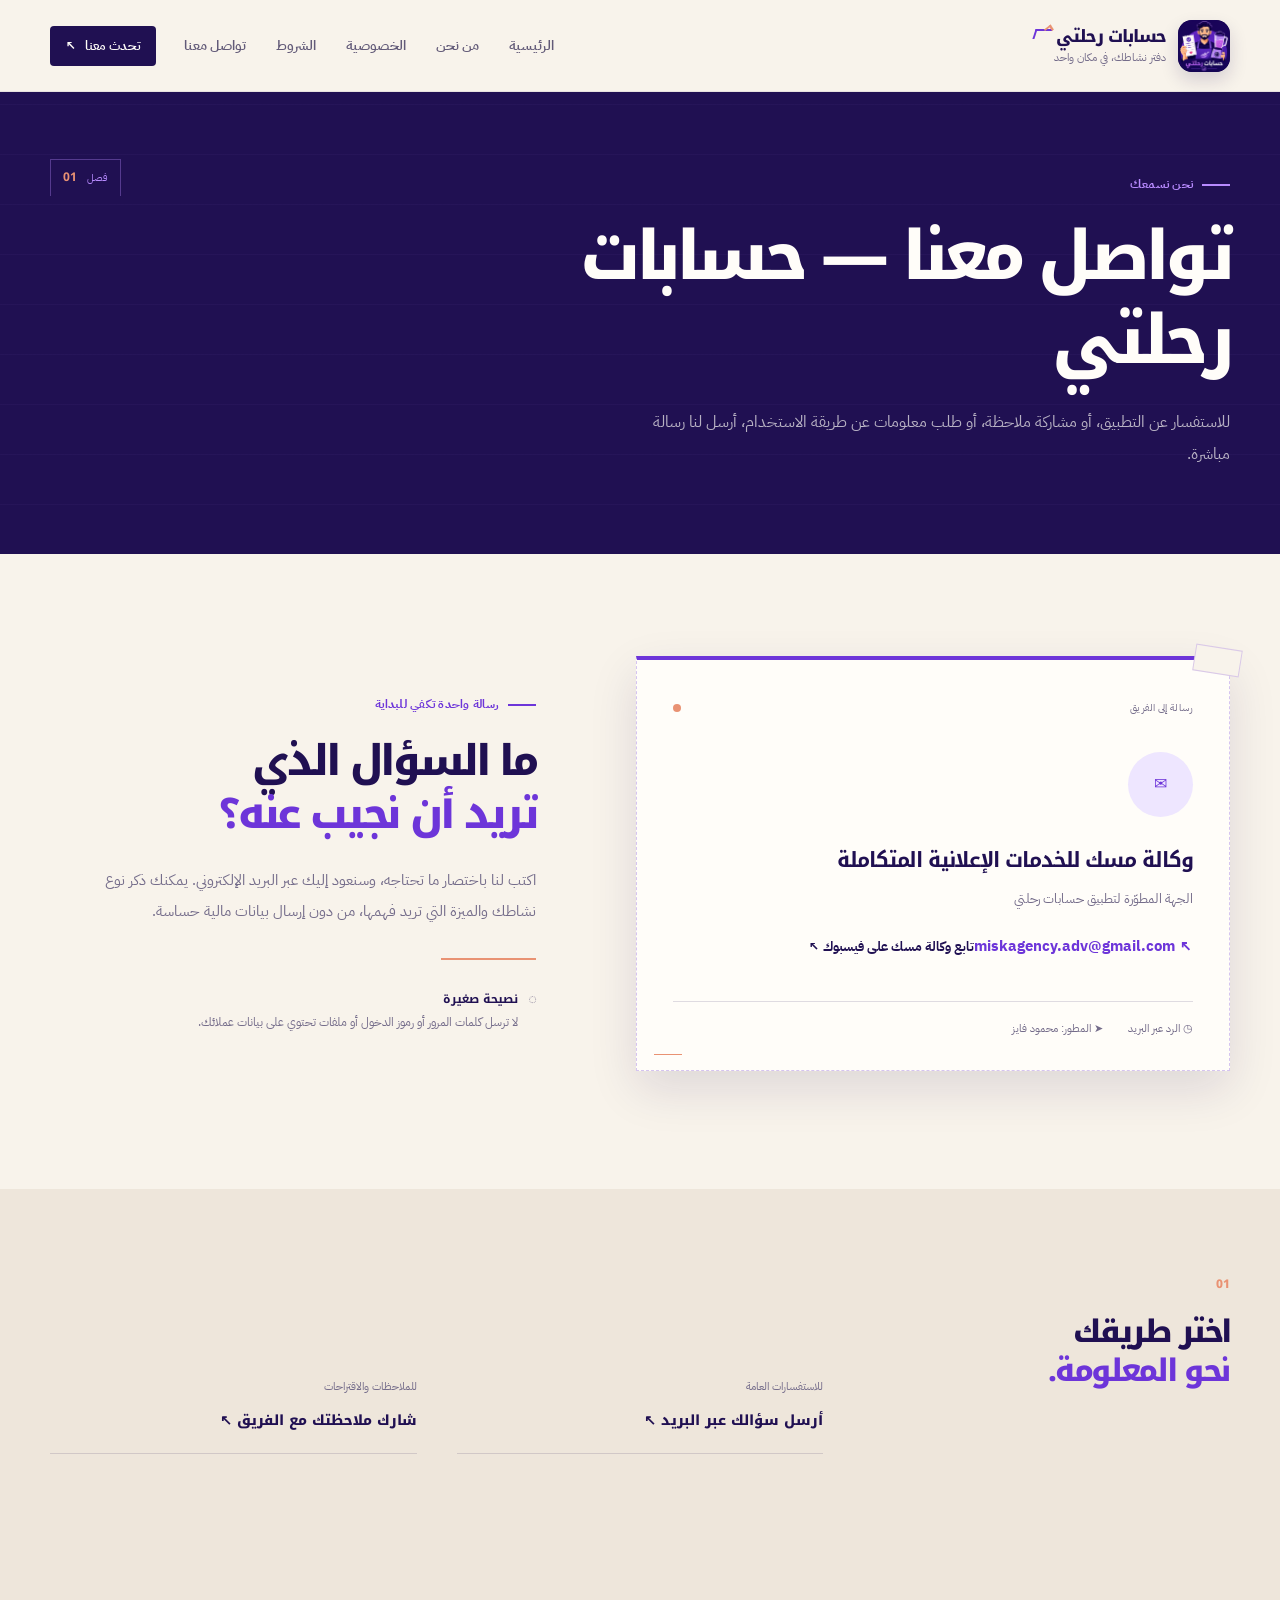
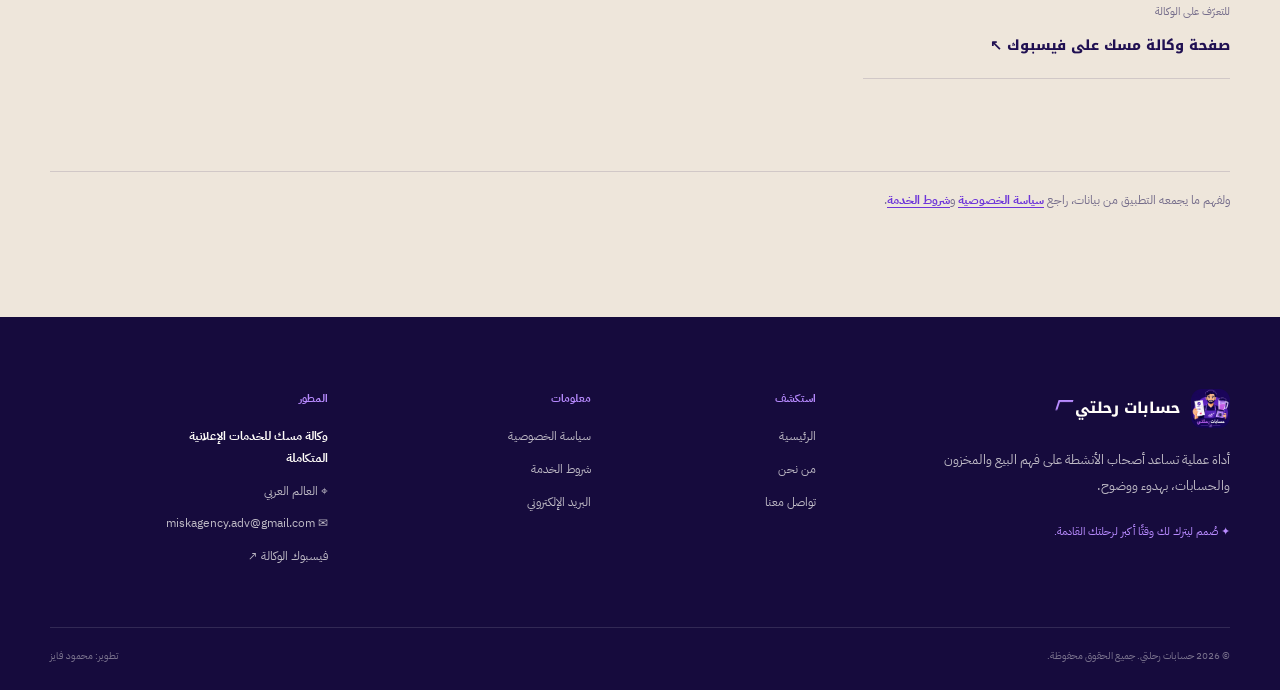
<file: contact.html>
<!doctype html><html lang="ar" dir="rtl"><head><meta charset="utf-8"><meta name="viewport" content="width=device-width, initial-scale=1"><meta name="theme-color" content="#201052"><meta name="description" content="حسابات رحلتي — دفتر مالي ذكي لأصحاب الأنشطة الصغيرة والمتوسطة."><link rel="icon" type="image/png" href="rahleti-logo.png"><link rel="preconnect" href="https://fonts.googleapis.com"><link rel="preconnect" href="https://fonts.gstatic.com" crossorigin><link href="https://fonts.googleapis.com/css2?family=IBM+Plex+Sans+Arabic:wght@400;500;600;700&family=Noto+Kufi+Arabic:wght@500;600;700;800&display=swap" rel="stylesheet"><link rel="stylesheet" href="styles.css"><title>تواصل معنا — حسابات رحلتي</title></head><body><header class="site-header"><div class="shell header-inner">
<a href="index.html" class="brand" aria-label="العودة إلى الصفحة الرئيسية"><span class="brand-mark-wrap"><img src="rahleti-logo.png" alt="" class="brand-mark"></span><span class="brand-copy"><strong>حسابات رحلتي <i class="wordmark-gesture" aria-hidden="true"></i></strong><small>دفتر نشاطك، في مكان واحد</small></span></a>
<nav class="desktop-nav" aria-label="التنقل الرئيسي"><a href="index.html">الرئيسية</a><a href="about.html">من نحن</a><a href="privacy.html">الخصوصية</a><a href="terms.html">الشروط</a><a href="contact.html">تواصل معنا</a></nav>
<div class="header-actions"><a href="contact.html" class="header-cta">تحدث معنا <span aria-hidden="true">↖</span></a><button class="menu-toggle" type="button" aria-label="فتح القائمة" aria-expanded="false">☰</button></div>
</div></header><main><section class="inner-hero"><div class="shell inner-hero-content"><div class="chapter-tab"><span>فصل</span><b>01</b></div><div class="page-kicker"><span></span>نحن نسمعك</div><h1>تواصل معنا — حسابات رحلتي</h1><p>للاستفسار عن التطبيق، أو مشاركة ملاحظة، أو طلب معلومات عن طريقة الاستخدام، أرسل لنا رسالة مباشرة.</p></div></section><section class="contact-section"><div class="shell contact-grid"><div class="contact-copy"><div class="section-kicker"><span></span> رسالة واحدة تكفي للبداية</div><h2>ما السؤال الذي<br><em>تريد أن نجيب عنه؟</em></h2><p>اكتب لنا باختصار ما تحتاجه، وسنعود إليك عبر البريد الإلكتروني. يمكنك ذكر نوع نشاطك والميزة التي تريد فهمها، من دون إرسال بيانات مالية حساسة.</p><div class="contact-rule"></div><div class="contact-tip">◌ <span><strong>نصيحة صغيرة</strong><br>لا ترسل كلمات المرور أو رموز الدخول أو ملفات تحتوي على بيانات عملائك.</span></div></div><div class="contact-card"><div class="contact-card-top"><span class="paper-label">رسالة إلى الفريق</span><span class="paper-dot"></span></div><div class="contact-card-icon">✉</div><h3>وكالة مسك للخدمات الإعلانية المتكاملة</h3><p>الجهة المطوّرة لتطبيق حسابات رحلتي</p><a class="email-link" href="mailto:miskagency.adv@gmail.com?subject=استفسار%20عن%20حسابات%20رحلتي">miskagency.adv@gmail.com ↖</a><a class="facebook-link" href="https://web.facebook.com/Misk.Agency" target="_blank" rel="noreferrer noopener">تابع وكالة مسك على فيسبوك ↖</a><div class="contact-card-footer"><span>◷ الرد عبر البريد</span><span>➤ المطور: محمود فايز</span></div></div></div></section><section class="contact-ways"><div class="shell contact-ways-grid"><div class="ways-intro"><span class="ways-number">01</span><h2>اختر طريقك<br><em>نحو المعلومة.</em></h2></div><div class="way-item"><span>للاستفسارات العامة</span><a href="mailto:miskagency.adv@gmail.com">أرسل سؤالك عبر البريد ↖</a></div><div class="way-item"><span>للملاحظات والاقتراحات</span><a href="mailto:miskagency.adv@gmail.com?subject=ملاحظة%20على%20التطبيق">شارك ملاحظتك مع الفريق ↖</a></div><div class="way-item"><span>للتعرّف على الوكالة</span><a href="https://web.facebook.com/Misk.Agency" target="_blank" rel="noreferrer noopener">صفحة وكالة مسك على فيسبوك ↖</a></div></div></section><section class="contact-bottom"><div class="shell contact-bottom-inner"><p>ولفهم ما يجمعه التطبيق من بيانات، راجع <a href="privacy.html">سياسة الخصوصية</a> و<a href="terms.html">شروط الخدمة</a>.</p></div></section></main><footer class="site-footer"><div class="shell footer-grid"><div class="footer-intro"><div class="footer-brand"><img src="rahleti-logo.png" alt=""><span>حسابات رحلتي</span></div><p>أداة عملية تساعد أصحاب الأنشطة على فهم البيع والمخزون والحسابات، بهدوء ووضوح.</p><div class="footer-note">✦ صُمم ليترك لك وقتًا أكبر لرحلتك القادمة.</div></div><div class="footer-column"><span class="footer-label">استكشف</span><a href="index.html">الرئيسية</a><a href="about.html">من نحن</a><a href="contact.html">تواصل معنا</a></div><div class="footer-column"><span class="footer-label">معلومات</span><a href="privacy.html">سياسة الخصوصية</a><a href="terms.html">شروط الخدمة</a><a href="mailto:miskagency.adv@gmail.com">البريد الإلكتروني</a></div><div class="footer-column footer-contact"><span class="footer-label">المطور</span><strong>وكالة مسك للخدمات الإعلانية المتكاملة</strong><span>⌖ العالم العربي</span><a href="mailto:miskagency.adv@gmail.com">✉ miskagency.adv@gmail.com</a><a href="https://web.facebook.com/Misk.Agency" target="_blank" rel="noreferrer noopener">فيسبوك الوكالة ↗</a></div></div><div class="shell footer-bottom"><span>© 2026 حسابات رحلتي. جميع الحقوق محفوظة.</span><span>تطوير: محمود فايز</span></div></footer><script src="script.js"></script></body></html>
</file>
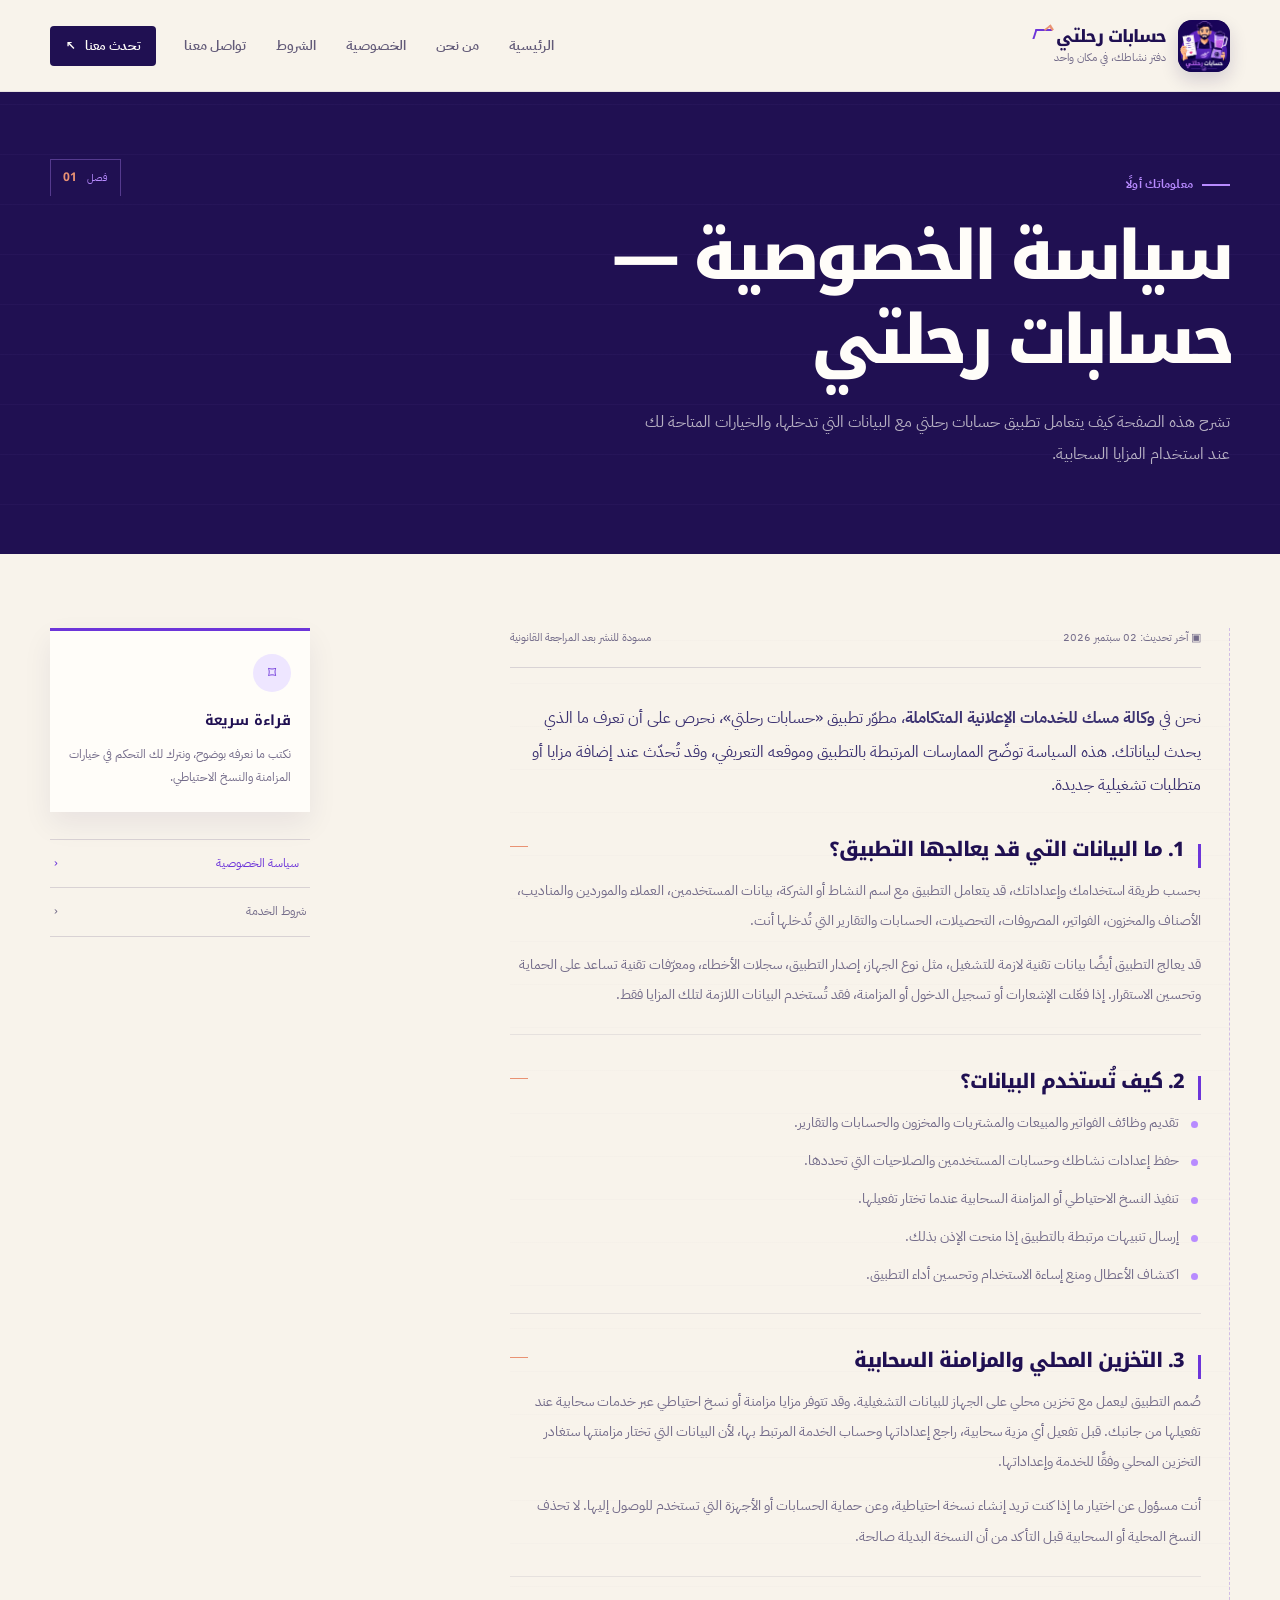
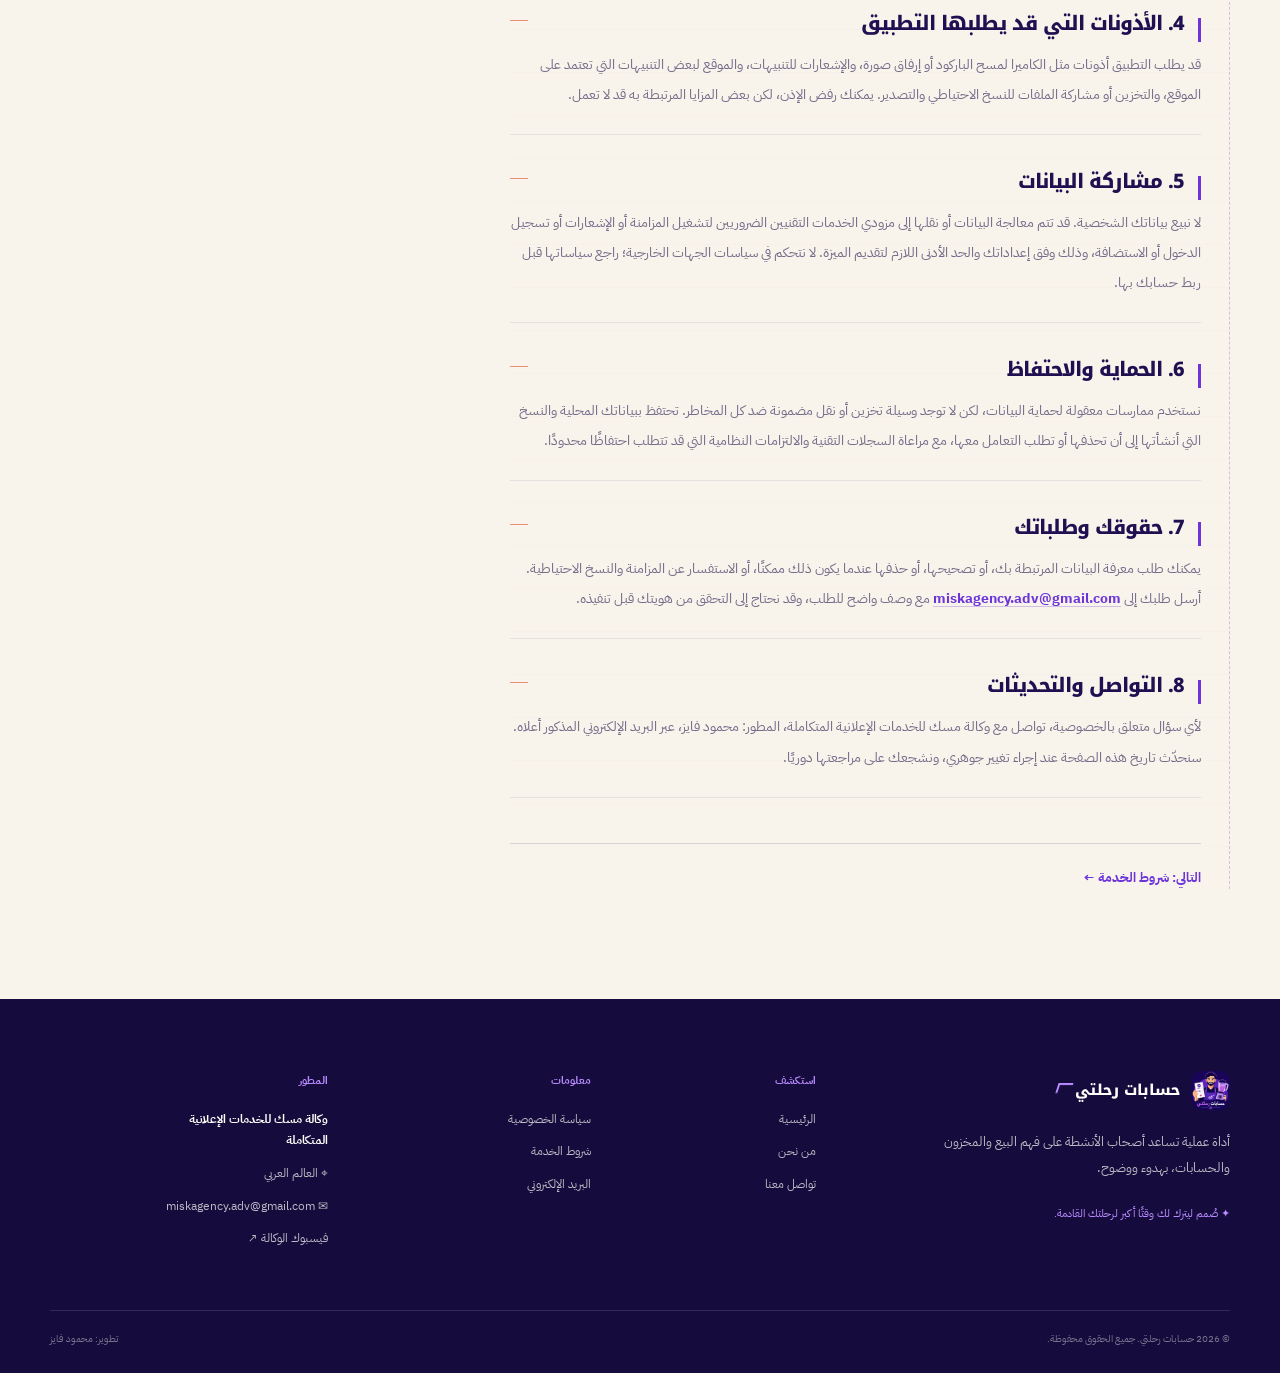
<file: privacy.html>
<!doctype html><html lang="ar" dir="rtl"><head><meta charset="utf-8"><meta name="viewport" content="width=device-width, initial-scale=1"><meta name="theme-color" content="#201052"><meta name="description" content="حسابات رحلتي — دفتر مالي ذكي لأصحاب الأنشطة الصغيرة والمتوسطة."><link rel="icon" type="image/png" href="rahleti-logo.png"><link rel="preconnect" href="https://fonts.googleapis.com"><link rel="preconnect" href="https://fonts.gstatic.com" crossorigin><link href="https://fonts.googleapis.com/css2?family=IBM+Plex+Sans+Arabic:wght@400;500;600;700&family=Noto+Kufi+Arabic:wght@500;600;700;800&display=swap" rel="stylesheet"><link rel="stylesheet" href="styles.css"><title>سياسة الخصوصية — حسابات رحلتي</title></head><body><header class="site-header"><div class="shell header-inner">
<a href="index.html" class="brand" aria-label="العودة إلى الصفحة الرئيسية"><span class="brand-mark-wrap"><img src="rahleti-logo.png" alt="" class="brand-mark"></span><span class="brand-copy"><strong>حسابات رحلتي <i class="wordmark-gesture" aria-hidden="true"></i></strong><small>دفتر نشاطك، في مكان واحد</small></span></a>
<nav class="desktop-nav" aria-label="التنقل الرئيسي"><a href="index.html">الرئيسية</a><a href="about.html">من نحن</a><a href="privacy.html">الخصوصية</a><a href="terms.html">الشروط</a><a href="contact.html">تواصل معنا</a></nav>
<div class="header-actions"><a href="contact.html" class="header-cta">تحدث معنا <span aria-hidden="true">↖</span></a><button class="menu-toggle" type="button" aria-label="فتح القائمة" aria-expanded="false">☰</button></div>
</div></header><main><section class="inner-hero"><div class="shell inner-hero-content"><div class="chapter-tab"><span>فصل</span><b>01</b></div><div class="page-kicker"><span></span>معلوماتك أولًا</div><h1>سياسة الخصوصية — حسابات رحلتي</h1><p>تشرح هذه الصفحة كيف يتعامل تطبيق حسابات رحلتي مع البيانات التي تدخلها، والخيارات المتاحة لك عند استخدام المزايا السحابية.</p></div></section><div class="shell legal-layout"><aside class="legal-aside"><div class="legal-aside-card"><div class="aside-icon">⌑</div><strong>قراءة سريعة</strong><p>نكتب ما نعرفه بوضوح، ونترك لك التحكم في خيارات المزامنة والنسخ الاحتياطي.</p></div><nav aria-label="صفحات قانونية"><a class="current" href="privacy.html">سياسة الخصوصية <span>‹</span></a><a href="terms.html">شروط الخدمة <span>‹</span></a></nav></aside><article class="legal-document"><div class="legal-meta"><span>▣ آخر تحديث: 02 سبتمبر 2026</span><span>مسودة للنشر بعد المراجعة القانونية</span></div><p class="legal-lead">نحن في <strong>وكالة مسك للخدمات الإعلانية المتكاملة</strong>، مطوّر تطبيق «حسابات رحلتي»، نحرص على أن تعرف ما الذي يحدث لبياناتك. هذه السياسة توضّح الممارسات المرتبطة بالتطبيق وموقعه التعريفي، وقد تُحدّث عند إضافة مزايا أو متطلبات تشغيلية جديدة.</p><section class="legal-section"><h2>1. ما البيانات التي قد يعالجها التطبيق؟</h2><p>بحسب طريقة استخدامك وإعداداتك، قد يتعامل التطبيق مع اسم النشاط أو الشركة، بيانات المستخدمين، العملاء والموردين والمناديب، الأصناف والمخزون، الفواتير، المصروفات، التحصيلات، الحسابات والتقارير التي تُدخلها أنت.</p><p>قد يعالج التطبيق أيضًا بيانات تقنية لازمة للتشغيل، مثل نوع الجهاز، إصدار التطبيق، سجلات الأخطاء، ومعرّفات تقنية تساعد على الحماية وتحسين الاستقرار. إذا فعّلت الإشعارات أو تسجيل الدخول أو المزامنة، فقد تُستخدم البيانات اللازمة لتلك المزايا فقط.</p></section><section class="legal-section"><h2>2. كيف تُستخدم البيانات؟</h2><ul class="legal-list"><li>تقديم وظائف الفواتير والمبيعات والمشتريات والمخزون والحسابات والتقارير.</li><li>حفظ إعدادات نشاطك وحسابات المستخدمين والصلاحيات التي تحددها.</li><li>تنفيذ النسخ الاحتياطي أو المزامنة السحابية عندما تختار تفعيلها.</li><li>إرسال تنبيهات مرتبطة بالتطبيق إذا منحت الإذن بذلك.</li><li>اكتشاف الأعطال ومنع إساءة الاستخدام وتحسين أداء التطبيق.</li></ul></section><section class="legal-section"><h2>3. التخزين المحلي والمزامنة السحابية</h2><p>صُمم التطبيق ليعمل مع تخزين محلي على الجهاز للبيانات التشغيلية. وقد تتوفر مزايا مزامنة أو نسخ احتياطي عبر خدمات سحابية عند تفعيلها من جانبك. قبل تفعيل أي مزية سحابية، راجع إعداداتها وحساب الخدمة المرتبط بها، لأن البيانات التي تختار مزامنتها ستغادر التخزين المحلي وفقًا للخدمة وإعداداتها.</p><p>أنت مسؤول عن اختيار ما إذا كنت تريد إنشاء نسخة احتياطية، وعن حماية الحسابات أو الأجهزة التي تستخدم للوصول إليها. لا تحذف النسخ المحلية أو السحابية قبل التأكد من أن النسخة البديلة صالحة.</p></section><section class="legal-section"><h2>4. الأذونات التي قد يطلبها التطبيق</h2><p>قد يطلب التطبيق أذونات مثل الكاميرا لمسح الباركود أو إرفاق صورة، والإشعارات للتنبيهات، والموقع لبعض التنبيهات التي تعتمد على الموقع، والتخزين أو مشاركة الملفات للنسخ الاحتياطي والتصدير. يمكنك رفض الإذن، لكن بعض المزايا المرتبطة به قد لا تعمل.</p></section><section class="legal-section"><h2>5. مشاركة البيانات</h2><p>لا نبيع بياناتك الشخصية. قد تتم معالجة البيانات أو نقلها إلى مزودي الخدمات التقنيين الضروريين لتشغيل المزامنة أو الإشعارات أو تسجيل الدخول أو الاستضافة، وذلك وفق إعداداتك والحد الأدنى اللازم لتقديم الميزة. لا نتحكم في سياسات الجهات الخارجية؛ راجع سياساتها قبل ربط حسابك بها.</p></section><section class="legal-section"><h2>6. الحماية والاحتفاظ</h2><p>نستخدم ممارسات معقولة لحماية البيانات، لكن لا توجد وسيلة تخزين أو نقل مضمونة ضد كل المخاطر. تحتفظ ببياناتك المحلية والنسخ التي أنشأتها إلى أن تحذفها أو تطلب التعامل معها، مع مراعاة السجلات التقنية والالتزامات النظامية التي قد تتطلب احتفاظًا محدودًا.</p></section><section class="legal-section"><h2>7. حقوقك وطلباتك</h2><p>يمكنك طلب معرفة البيانات المرتبطة بك، أو تصحيحها، أو حذفها عندما يكون ذلك ممكنًا، أو الاستفسار عن المزامنة والنسخ الاحتياطية. أرسل طلبك إلى <a class="inline-link" href="mailto:miskagency.adv@gmail.com">miskagency.adv@gmail.com</a> مع وصف واضح للطلب، وقد نحتاج إلى التحقق من هويتك قبل تنفيذه.</p></section><section class="legal-section"><h2>8. التواصل والتحديثات</h2><p>لأي سؤال متعلق بالخصوصية، تواصل مع وكالة مسك للخدمات الإعلانية المتكاملة، المطور: محمود فايز، عبر البريد الإلكتروني المذكور أعلاه. سنحدّث تاريخ هذه الصفحة عند إجراء تغيير جوهري، ونشجعك على مراجعتها دوريًا.</p></section><div class="legal-next"><a href="terms.html">التالي: شروط الخدمة ←</a></div></article></div></main><footer class="site-footer"><div class="shell footer-grid"><div class="footer-intro"><div class="footer-brand"><img src="rahleti-logo.png" alt=""><span>حسابات رحلتي</span></div><p>أداة عملية تساعد أصحاب الأنشطة على فهم البيع والمخزون والحسابات، بهدوء ووضوح.</p><div class="footer-note">✦ صُمم ليترك لك وقتًا أكبر لرحلتك القادمة.</div></div><div class="footer-column"><span class="footer-label">استكشف</span><a href="index.html">الرئيسية</a><a href="about.html">من نحن</a><a href="contact.html">تواصل معنا</a></div><div class="footer-column"><span class="footer-label">معلومات</span><a href="privacy.html">سياسة الخصوصية</a><a href="terms.html">شروط الخدمة</a><a href="mailto:miskagency.adv@gmail.com">البريد الإلكتروني</a></div><div class="footer-column footer-contact"><span class="footer-label">المطور</span><strong>وكالة مسك للخدمات الإعلانية المتكاملة</strong><span>⌖ العالم العربي</span><a href="mailto:miskagency.adv@gmail.com">✉ miskagency.adv@gmail.com</a><a href="https://web.facebook.com/Misk.Agency" target="_blank" rel="noreferrer noopener">فيسبوك الوكالة ↗</a></div></div><div class="shell footer-bottom"><span>© 2026 حسابات رحلتي. جميع الحقوق محفوظة.</span><span>تطوير: محمود فايز</span></div></footer><script src="script.js"></script></body></html>
</file>
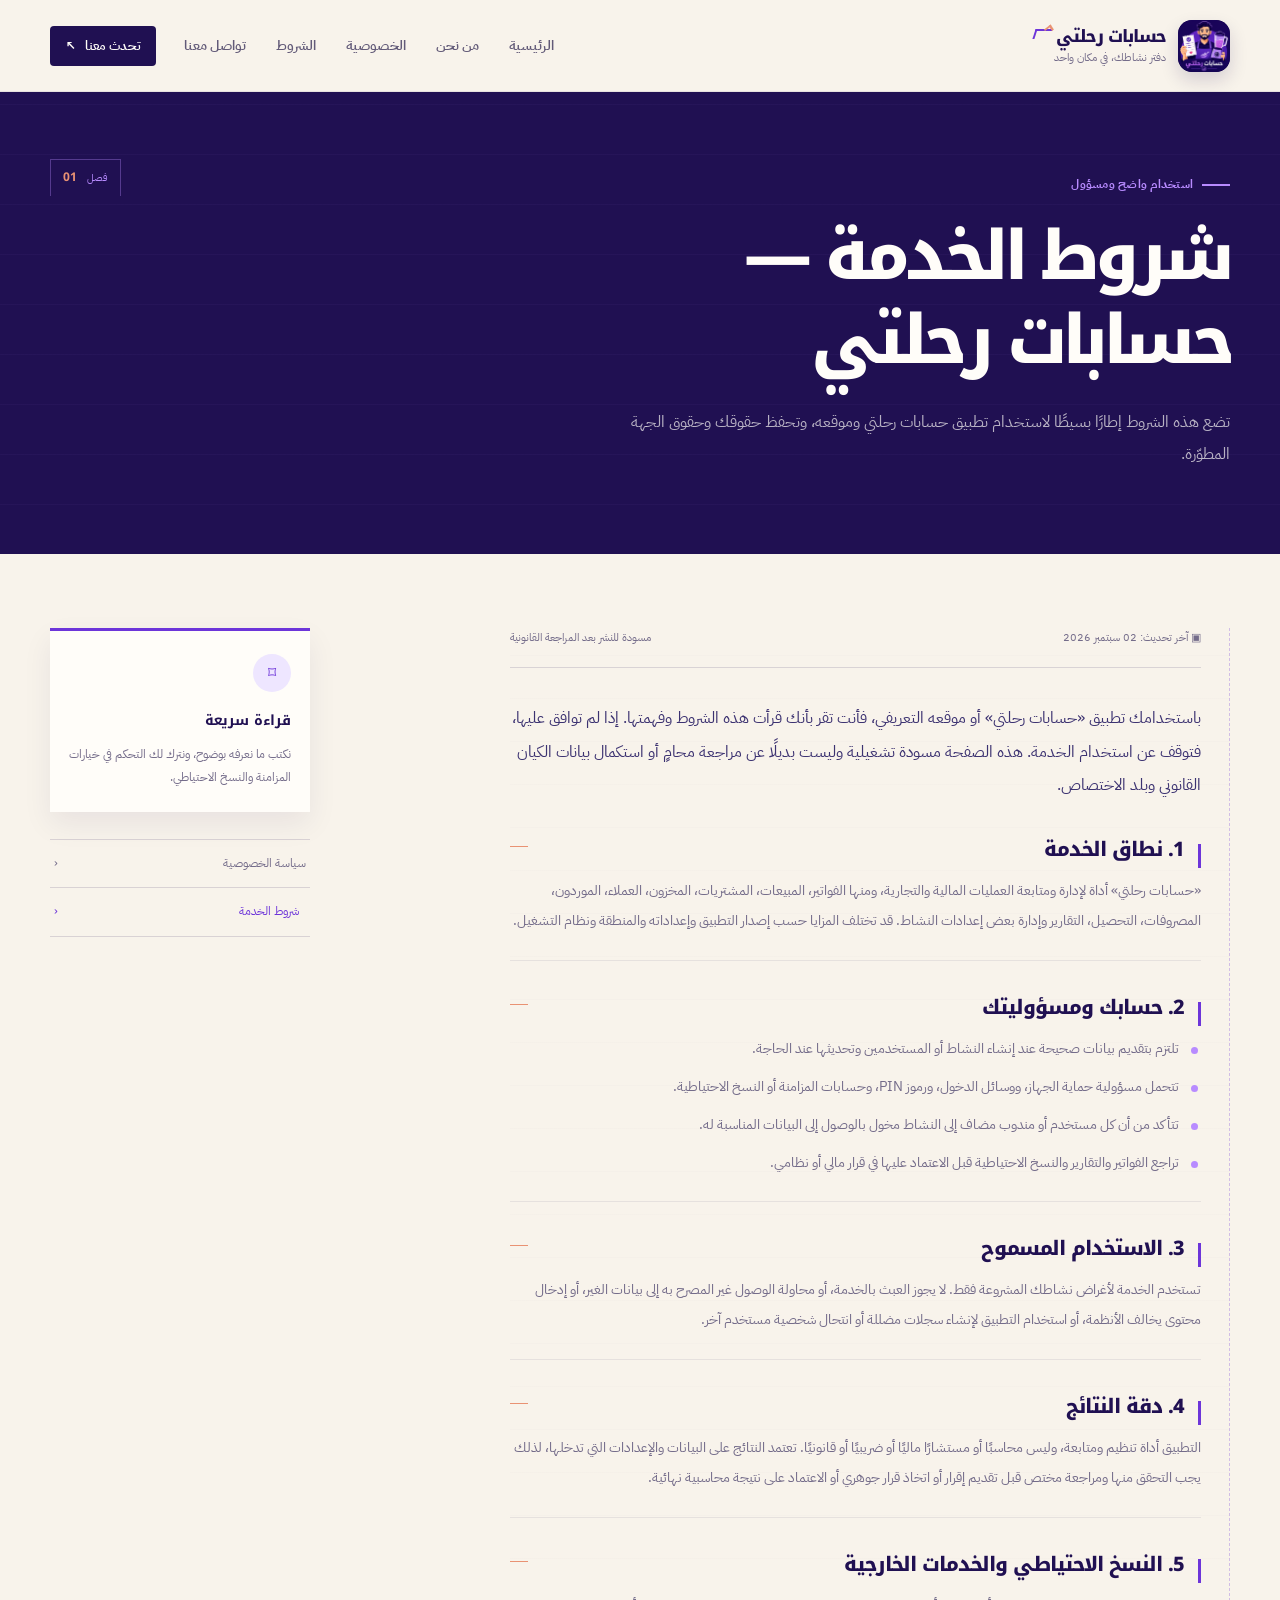
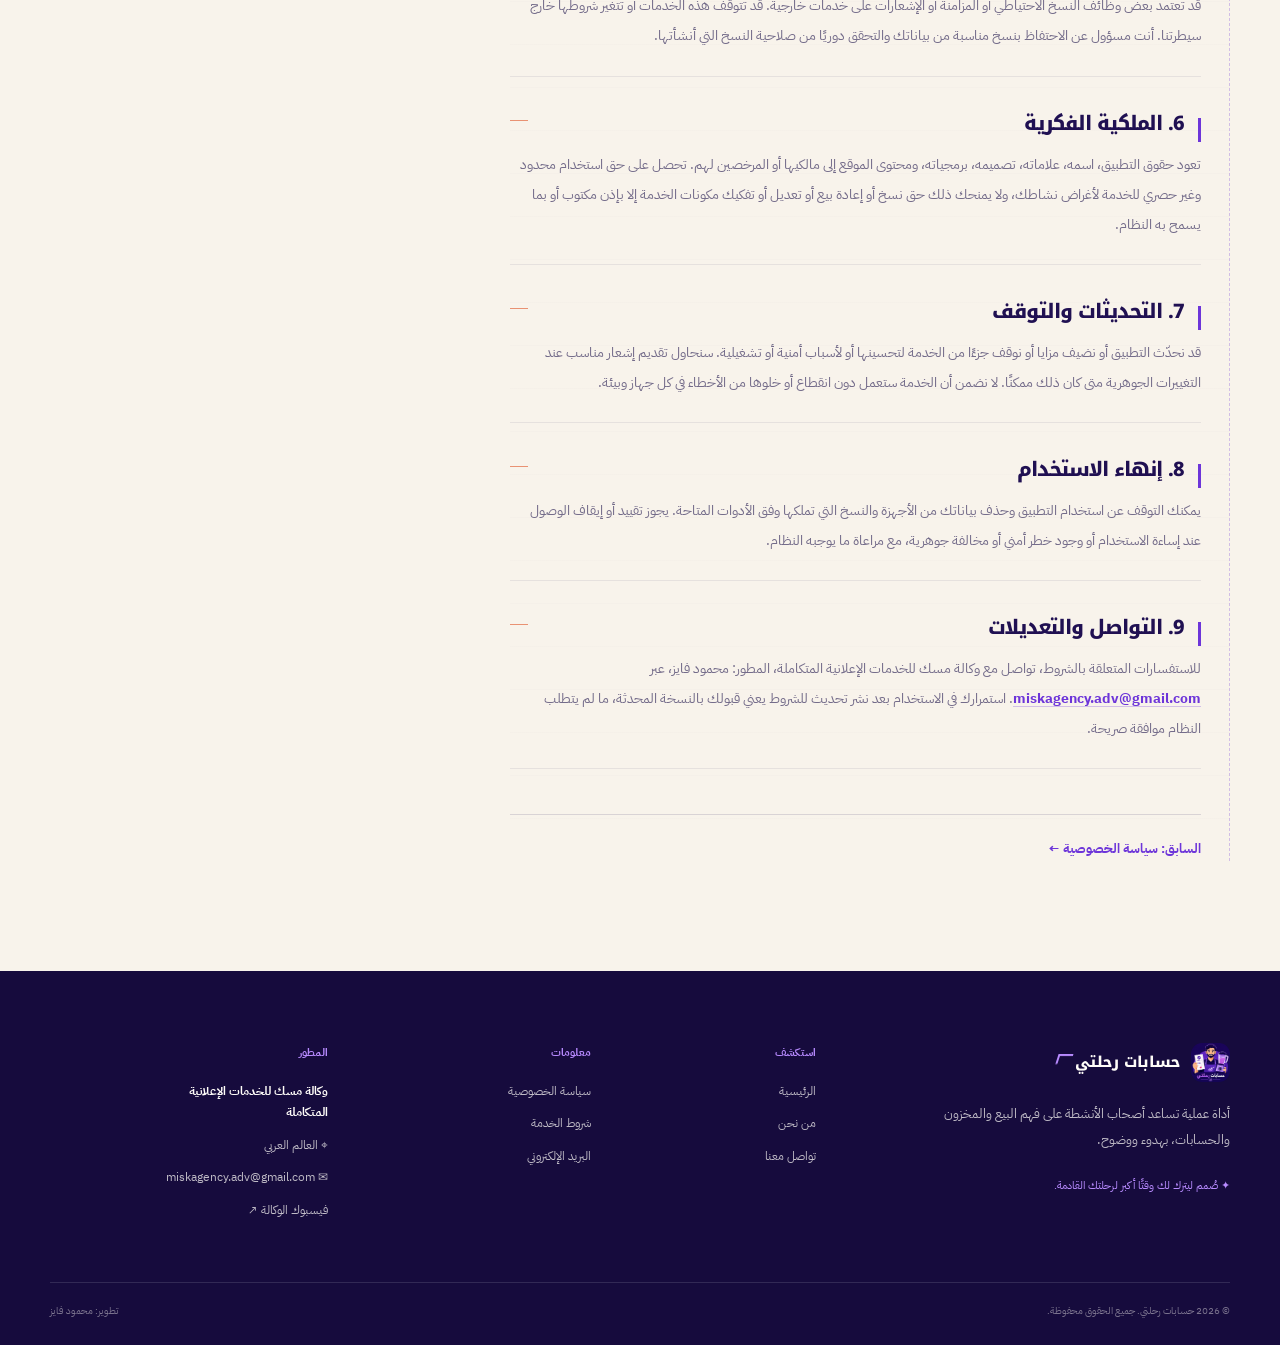
<file: terms.html>
<!doctype html><html lang="ar" dir="rtl"><head><meta charset="utf-8"><meta name="viewport" content="width=device-width, initial-scale=1"><meta name="theme-color" content="#201052"><meta name="description" content="حسابات رحلتي — دفتر مالي ذكي لأصحاب الأنشطة الصغيرة والمتوسطة."><link rel="icon" type="image/png" href="rahleti-logo.png"><link rel="preconnect" href="https://fonts.googleapis.com"><link rel="preconnect" href="https://fonts.gstatic.com" crossorigin><link href="https://fonts.googleapis.com/css2?family=IBM+Plex+Sans+Arabic:wght@400;500;600;700&family=Noto+Kufi+Arabic:wght@500;600;700;800&display=swap" rel="stylesheet"><link rel="stylesheet" href="styles.css"><title>شروط الخدمة — حسابات رحلتي</title></head><body><header class="site-header"><div class="shell header-inner">
<a href="index.html" class="brand" aria-label="العودة إلى الصفحة الرئيسية"><span class="brand-mark-wrap"><img src="rahleti-logo.png" alt="" class="brand-mark"></span><span class="brand-copy"><strong>حسابات رحلتي <i class="wordmark-gesture" aria-hidden="true"></i></strong><small>دفتر نشاطك، في مكان واحد</small></span></a>
<nav class="desktop-nav" aria-label="التنقل الرئيسي"><a href="index.html">الرئيسية</a><a href="about.html">من نحن</a><a href="privacy.html">الخصوصية</a><a href="terms.html">الشروط</a><a href="contact.html">تواصل معنا</a></nav>
<div class="header-actions"><a href="contact.html" class="header-cta">تحدث معنا <span aria-hidden="true">↖</span></a><button class="menu-toggle" type="button" aria-label="فتح القائمة" aria-expanded="false">☰</button></div>
</div></header><main><section class="inner-hero"><div class="shell inner-hero-content"><div class="chapter-tab"><span>فصل</span><b>01</b></div><div class="page-kicker"><span></span>استخدام واضح ومسؤول</div><h1>شروط الخدمة — حسابات رحلتي</h1><p>تضع هذه الشروط إطارًا بسيطًا لاستخدام تطبيق حسابات رحلتي وموقعه، وتحفظ حقوقك وحقوق الجهة المطوّرة.</p></div></section><div class="shell legal-layout"><aside class="legal-aside"><div class="legal-aside-card"><div class="aside-icon">⌑</div><strong>قراءة سريعة</strong><p>نكتب ما نعرفه بوضوح، ونترك لك التحكم في خيارات المزامنة والنسخ الاحتياطي.</p></div><nav aria-label="صفحات قانونية"><a href="privacy.html">سياسة الخصوصية <span>‹</span></a><a class="current" href="terms.html">شروط الخدمة <span>‹</span></a></nav></aside><article class="legal-document"><div class="legal-meta"><span>▣ آخر تحديث: 02 سبتمبر 2026</span><span>مسودة للنشر بعد المراجعة القانونية</span></div><p class="legal-lead">باستخدامك تطبيق «حسابات رحلتي» أو موقعه التعريفي، فأنت تقر بأنك قرأت هذه الشروط وفهمتها. إذا لم توافق عليها، فتوقف عن استخدام الخدمة. هذه الصفحة مسودة تشغيلية وليست بديلًا عن مراجعة محامٍ أو استكمال بيانات الكيان القانوني وبلد الاختصاص.</p><section class="legal-section"><h2>1. نطاق الخدمة</h2><p>«حسابات رحلتي» أداة لإدارة ومتابعة العمليات المالية والتجارية، ومنها الفواتير، المبيعات، المشتريات، المخزون، العملاء، الموردون، المصروفات، التحصيل، التقارير وإدارة بعض إعدادات النشاط. قد تختلف المزايا حسب إصدار التطبيق وإعداداته والمنطقة ونظام التشغيل.</p></section><section class="legal-section"><h2>2. حسابك ومسؤوليتك</h2><ul class="legal-list"><li>تلتزم بتقديم بيانات صحيحة عند إنشاء النشاط أو المستخدمين وتحديثها عند الحاجة.</li><li>تتحمل مسؤولية حماية الجهاز، ووسائل الدخول، ورموز PIN، وحسابات المزامنة أو النسخ الاحتياطية.</li><li>تتأكد من أن كل مستخدم أو مندوب مضاف إلى النشاط مخول بالوصول إلى البيانات المناسبة له.</li><li>تراجع الفواتير والتقارير والنسخ الاحتياطية قبل الاعتماد عليها في قرار مالي أو نظامي.</li></ul></section><section class="legal-section"><h2>3. الاستخدام المسموح</h2><p>تستخدم الخدمة لأغراض نشاطك المشروعة فقط. لا يجوز العبث بالخدمة، أو محاولة الوصول غير المصرح به إلى بيانات الغير، أو إدخال محتوى يخالف الأنظمة، أو استخدام التطبيق لإنشاء سجلات مضللة أو انتحال شخصية مستخدم آخر.</p></section><section class="legal-section"><h2>4. دقة النتائج</h2><p>التطبيق أداة تنظيم ومتابعة، وليس محاسبًا أو مستشارًا ماليًا أو ضريبيًا أو قانونيًا. تعتمد النتائج على البيانات والإعدادات التي تدخلها، لذلك يجب التحقق منها ومراجعة مختص قبل تقديم إقرار أو اتخاذ قرار جوهري أو الاعتماد على نتيجة محاسبية نهائية.</p></section><section class="legal-section"><h2>5. النسخ الاحتياطي والخدمات الخارجية</h2><p>قد تعتمد بعض وظائف النسخ الاحتياطي أو المزامنة أو الإشعارات على خدمات خارجية. قد تتوقف هذه الخدمات أو تتغير شروطها خارج سيطرتنا. أنت مسؤول عن الاحتفاظ بنسخ مناسبة من بياناتك والتحقق دوريًا من صلاحية النسخ التي أنشأتها.</p></section><section class="legal-section"><h2>6. الملكية الفكرية</h2><p>تعود حقوق التطبيق، اسمه، علاماته، تصميمه، برمجياته، ومحتوى الموقع إلى مالكيها أو المرخصين لهم. تحصل على حق استخدام محدود وغير حصري للخدمة لأغراض نشاطك، ولا يمنحك ذلك حق نسخ أو إعادة بيع أو تعديل أو تفكيك مكونات الخدمة إلا بإذن مكتوب أو بما يسمح به النظام.</p></section><section class="legal-section"><h2>7. التحديثات والتوقف</h2><p>قد نحدّث التطبيق أو نضيف مزايا أو نوقف جزءًا من الخدمة لتحسينها أو لأسباب أمنية أو تشغيلية. سنحاول تقديم إشعار مناسب عند التغييرات الجوهرية متى كان ذلك ممكنًا. لا نضمن أن الخدمة ستعمل دون انقطاع أو خلوها من الأخطاء في كل جهاز وبيئة.</p></section><section class="legal-section"><h2>8. إنهاء الاستخدام</h2><p>يمكنك التوقف عن استخدام التطبيق وحذف بياناتك من الأجهزة والنسخ التي تملكها وفق الأدوات المتاحة. يجوز تقييد أو إيقاف الوصول عند إساءة الاستخدام أو وجود خطر أمني أو مخالفة جوهرية، مع مراعاة ما يوجبه النظام.</p></section><section class="legal-section"><h2>9. التواصل والتعديلات</h2><p>للاستفسارات المتعلقة بالشروط، تواصل مع وكالة مسك للخدمات الإعلانية المتكاملة، المطور: محمود فايز، عبر <a class="inline-link" href="mailto:miskagency.adv@gmail.com">miskagency.adv@gmail.com</a>. استمرارك في الاستخدام بعد نشر تحديث للشروط يعني قبولك بالنسخة المحدثة، ما لم يتطلب النظام موافقة صريحة.</p></section><div class="legal-next"><a href="privacy.html">السابق: سياسة الخصوصية ←</a></div></article></div></main><footer class="site-footer"><div class="shell footer-grid"><div class="footer-intro"><div class="footer-brand"><img src="rahleti-logo.png" alt=""><span>حسابات رحلتي</span></div><p>أداة عملية تساعد أصحاب الأنشطة على فهم البيع والمخزون والحسابات، بهدوء ووضوح.</p><div class="footer-note">✦ صُمم ليترك لك وقتًا أكبر لرحلتك القادمة.</div></div><div class="footer-column"><span class="footer-label">استكشف</span><a href="index.html">الرئيسية</a><a href="about.html">من نحن</a><a href="contact.html">تواصل معنا</a></div><div class="footer-column"><span class="footer-label">معلومات</span><a href="privacy.html">سياسة الخصوصية</a><a href="terms.html">شروط الخدمة</a><a href="mailto:miskagency.adv@gmail.com">البريد الإلكتروني</a></div><div class="footer-column footer-contact"><span class="footer-label">المطور</span><strong>وكالة مسك للخدمات الإعلانية المتكاملة</strong><span>⌖ العالم العربي</span><a href="mailto:miskagency.adv@gmail.com">✉ miskagency.adv@gmail.com</a><a href="https://web.facebook.com/Misk.Agency" target="_blank" rel="noreferrer noopener">فيسبوك الوكالة ↗</a></div></div><div class="shell footer-bottom"><span>© 2026 حسابات رحلتي. جميع الحقوق محفوظة.</span><span>تطوير: محمود فايز</span></div></footer><script src="script.js"></script></body></html>
</file>
<file: styles.css>
/* نسخة HTML مستقلة — هوية «دفتر الرحلة» العربية لتطبيق حسابات رحلتي. */
/*
  هوية الموقع: «دفتر الرحلة» — تصميم تحريري عربي معاصر، عاجي كورق، بنفسجي رحلتي كحبر، وتكوينات جانبية توحي بدفتر عملي.
  هذا الملف يضبط الإيقاع البصري الكامل: مساحات تنفس، خطوط دفترية، حركات خفيفة، وتباين واضح في RTL.
*/


:root {
  --ink: #201052;
  --ink-soft: #3c3271;
  --violet: #6d35d9;
  --violet-deep: #4d1dae;
  --lavender: #b88bff;
  --lavender-pale: #eee6ff;
  --paper: #f8f3eb;
  --paper-dark: #eee6db;
  --white: #fffdf9;
  --coral: #e99273;
  --sage: #a8c4a2;
  --line: rgba(32, 16, 82, 0.14);
  --muted: #746c8a;
  --radius: 8px;
  --shadow-paper: 0 18px 45px rgba(32, 16, 82, .12);
  --ease-out: cubic-bezier(.23, 1, .32, 1);
}

* { box-sizing: border-box; }
html { scroll-behavior: smooth; }
body {
  margin: 0;
  background: var(--paper);
  color: var(--ink);
  font-family: "IBM Plex Sans Arabic", sans-serif;
  direction: rtl;
  font-size: 16px;
  line-height: 1.8;
  -webkit-font-smoothing: antialiased;
}
a { color: inherit; text-decoration: none; }
button, a { -webkit-tap-highlight-color: transparent; }
button:focus-visible, a:focus-visible { outline: 3px solid rgba(109, 53, 217, .36); outline-offset: 4px; }
img { display: block; max-width: 100%; }

.shell { width: min(1180px, calc(100% - 72px)); margin-inline: auto; }
.page-shell { overflow: hidden; background: var(--paper); }

.site-header {
  position: relative;
  z-index: 20;
  height: 92px;
  background: var(--paper);
  border-bottom: 1px solid rgba(32, 16, 82, .08);
}
.header-inner { height: 100%; display: flex; align-items: center; justify-content: space-between; gap: 28px; }
.brand { display: inline-flex; align-items: center; gap: 12px; min-width: 220px; }
.brand-mark-wrap { width: 52px; height: 52px; display: grid; place-items: center; overflow: hidden; border-radius: 14px; background: var(--ink); box-shadow: 0 8px 18px rgba(32, 16, 82, .16); }
.brand-mark { width: 100%; height: 100%; object-fit: cover; }
.brand-copy { display: flex; flex-direction: column; line-height: 1.25; }
.brand-copy strong { position: relative; display: inline-flex; align-items: center; gap: 3px; font-family: "Noto Kufi Arabic", sans-serif; font-size: 17px; font-weight: 800; letter-spacing: -.06em; }
.wordmark-gesture { display: inline-block; width: 17px; height: 10px; margin-right: 2px; border-top: 2px solid var(--violet); border-left: 2px solid var(--violet); transform: translateY(-3px) skewX(-18deg); }
.wordmark-gesture::after { display: block; width: 5px; height: 5px; margin: -5px 0 0 8px; border-top: 2px solid var(--coral); border-left: 2px solid var(--coral); content: ""; transform: rotate(45deg); }
.brand-copy small { margin-top: 4px; color: var(--muted); font-size: 11px; }
.desktop-nav { display: flex; align-items: center; gap: 30px; margin-inline-start: auto; }
.desktop-nav a { position: relative; color: #625a78; font-size: 14px; font-weight: 600; transition: color 180ms ease; }
.desktop-nav a::after { position: absolute; bottom: -9px; right: 0; width: 0; height: 2px; background: var(--violet); content: ""; transition: width 220ms var(--ease-out); }
.desktop-nav a:hover, .desktop-nav a.active { color: var(--violet); }
.desktop-nav a:hover::after, .desktop-nav a.active::after { width: 24px; }
.header-actions { display: flex; align-items: center; gap: 12px; }
.header-cta, .button { display: inline-flex; align-items: center; justify-content: center; gap: 9px; min-height: 46px; padding: 0 19px; border-radius: 4px; font-weight: 600; font-size: 13px; transition: transform 160ms var(--ease-out), box-shadow 160ms var(--ease-out), background 160ms ease; }
.header-cta { min-height: 40px; padding-inline: 15px; color: var(--white); background: var(--ink); }
.header-cta:hover { transform: translateY(-2px); box-shadow: 0 10px 18px rgba(32, 16, 82, .17); }
.header-cta:active, .button:active { transform: scale(.97); }
.menu-toggle { display: none; width: 42px; height: 42px; border: 1px solid var(--line); border-radius: 4px; background: transparent; color: var(--ink); }

.hero-section { position: relative; padding: 74px 0 26px; background: var(--paper); background-image: repeating-linear-gradient(0deg, transparent 0, transparent 39px, rgba(32, 16, 82, .035) 40px); }
.hero-section::before { position: absolute; top: 0; left: 7%; width: 1px; height: 100%; background: rgba(32, 16, 82, .06); content: ""; }
.hero-layout { position: relative; display: grid; grid-template-columns: .82fr 1.18fr; align-items: center; gap: 76px; direction: ltr; }
.hero-copy { position: relative; z-index: 2; direction: rtl; padding: 36px 0 40px; }
.eyebrow, .section-kicker, .page-kicker { display: flex; align-items: center; gap: 9px; color: var(--violet); font-size: 12px; font-weight: 700; letter-spacing: .02em; }
.eyebrow-line, .section-kicker span, .page-kicker span { display: inline-block; width: 28px; height: 2px; background: var(--violet); }
.hero-copy h1, .inner-hero h1, .section-heading h2, .story-copy h2, .reports-copy h2, .journey-head h2, .security-grid h2, .cta-inner h2, .about-opening-copy h2, .maker-grid h2, .about-cta h2, .contact-copy h2, .ways-intro h2, .legal-document h2 { margin: 22px 0 0; font-family: "Noto Kufi Arabic", sans-serif; font-weight: 800; line-height: 1.25; letter-spacing: -.075em; }
.hero-copy h1 { font-size: clamp(42px, 5.1vw, 74px); }
.hero-copy h1 em, .section-heading h2 em, .story-copy h2 em, .reports-copy h2 em, .journey-head h2 em, .security-grid h2 em, .cta-inner h2 em, .about-opening-copy h2 em, .maker-grid h2 em, .about-cta h2 em, .contact-copy h2 em, .ways-intro h2 em, .inner-hero h1 em { color: var(--violet); font-style: normal; }
.hero-lead { max-width: 505px; margin: 25px 0 0; color: var(--ink-soft); font-size: 17px; line-height: 2; }
.hero-actions { display: flex; align-items: center; gap: 24px; margin-top: 31px; }
.button-primary { color: var(--white); background: var(--violet); box-shadow: 0 14px 24px rgba(109, 53, 217, .18); }
.button-primary:hover { background: var(--violet-deep); transform: translateY(-2px); box-shadow: 0 18px 30px rgba(109, 53, 217, .24); }
.text-link { display: inline-flex; align-items: center; gap: 8px; color: var(--violet); font-size: 13px; font-weight: 700; }
.text-link svg { transition: transform 180ms var(--ease-out); }
.text-link:hover svg { transform: translate(-3px, -3px); }
.dark-link { color: var(--ink); }
.hero-signature { display: flex; align-items: center; gap: 10px; margin-top: 50px; color: var(--muted); font-size: 11px; }
.signature-stroke { display: inline-block; width: 42px; height: 1px; background: var(--coral); transform: rotate(-10deg); }
.hero-visual { position: relative; direction: rtl; min-height: 500px; }
.hero-image-frame { position: absolute; top: 0; right: 0; width: min(100%, 620px); height: 500px; overflow: hidden; border-radius: 8px 92px 8px 8px; background: var(--ink); box-shadow: var(--shadow-paper); }
.hero-image-frame::after { position: absolute; inset: 0; background: linear-gradient(90deg, rgba(32, 16, 82, .07), rgba(32, 16, 82, 0)); content: ""; }
.hero-image-frame img { width: 100%; height: 100%; object-fit: cover; object-position: 42% center; }
.hero-note { position: absolute; z-index: 3; display: flex; flex-direction: column; padding: 14px 16px; background: var(--white); box-shadow: 0 14px 28px rgba(32, 16, 82, .16); }
.hero-note span:first-child { color: var(--violet); font-family: "Noto Kufi Arabic", sans-serif; font-size: 11px; font-weight: 800; }
.hero-note strong { margin-top: 6px; font-family: "Noto Kufi Arabic", sans-serif; font-size: 13px; }
.hero-note small { color: var(--muted); font-size: 10px; }
.note-top { top: 40px; left: -28px; width: 137px; border-top: 3px solid var(--violet); }
.note-bottom { right: -22px; bottom: 36px; width: 150px; border-bottom: 3px solid var(--coral); }
.note-check { display: grid; place-items: center; width: 24px; height: 24px; border-radius: 50%; color: var(--ink); background: var(--lavender-pale); }
.hero-footnote { display: flex; align-items: center; gap: 13px; margin-top: 26px; color: var(--muted); font-size: 10px; letter-spacing: .04em; }
.footnote-line { width: 72px; height: 1px; background: var(--coral); }
.hero-orbit { position: absolute; border: 1px solid rgba(109, 53, 217, .13); border-radius: 50%; pointer-events: none; }
.orbit-one { right: -140px; top: 132px; width: 350px; height: 350px; }
.orbit-two { right: -30px; top: 278px; width: 470px; height: 180px; border-color: rgba(233, 146, 115, .22); transform: rotate(-24deg); }

.intro-strip { position: relative; padding: 112px 0 105px; color: var(--white); background: var(--ink); background-image: repeating-linear-gradient(0deg, transparent 0, transparent 45px, rgba(184, 139, 255, .08) 46px); }
.intro-strip::after { position: absolute; top: 39px; right: max(36px, calc((100% - 1180px) / 2)); width: 1px; height: 54px; background: var(--coral); content: ""; }
.intro-grid { display: grid; grid-template-columns: .56fr 1.22fr .82fr; align-items: start; gap: 50px; }
.intro-label { margin: 8px 0 0; color: var(--lavender); font-size: 12px; font-weight: 700; }
.intro-grid h2 { max-width: 650px; margin: 0; font-family: "Noto Kufi Arabic", sans-serif; font-size: clamp(27px, 3.1vw, 43px); line-height: 1.55; letter-spacing: -.06em; }
.intro-grid h2 span { color: var(--lavender); }
.intro-body { margin: 9px 0 0; color: rgba(255, 253, 249, .68); font-size: 14px; line-height: 2.1; }

.features-section { position: relative; padding: 126px 0 130px; background: var(--paper); background-image: repeating-linear-gradient(0deg, transparent 0, transparent 51px, rgba(32, 16, 82, .035) 52px); }
.features-section::before { position: absolute; top: 0; right: max(36px, calc((100% - 1180px) / 2)); width: 28px; height: 2px; background: var(--coral); content: ""; }
.section-heading { margin-bottom: 54px; }
.section-heading h2, .story-copy h2, .reports-copy h2, .journey-head h2, .security-grid h2, .cta-inner h2, .about-opening-copy h2, .maker-grid h2, .about-cta h2, .contact-copy h2, .ways-intro h2 { font-size: clamp(29px, 3.3vw, 46px); }
.section-heading p { max-width: 310px; margin: 52px 0 0; color: var(--muted); font-size: 14px; line-height: 2; }
.split-heading { display: grid; grid-template-columns: 1fr 300px; align-items: end; gap: 60px; }
.feature-list { border-top: 1px solid var(--line); }
.feature-row { position: relative; display: grid; grid-template-columns: 72px 72px 1fr 30px; align-items: center; gap: 24px; min-height: 132px; padding: 22px 12px 22px 24px; border-bottom: 1px solid var(--line); transition: background 180ms ease, padding 180ms var(--ease-out); }
.feature-row::after { position: absolute; top: 0; right: 0; width: 1px; height: 100%; background: rgba(109, 53, 217, .1); content: ""; }
.feature-row:hover { padding-right: 26px; padding-left: 16px; background: rgba(255, 253, 249, .68); }
.feature-index { align-self: start; padding-top: 6px; color: var(--muted); font-size: 11px; font-weight: 700; }
.feature-icon { display: grid; place-items: center; width: 54px; height: 54px; border: 1px solid rgba(109, 53, 217, .22); border-radius: 50%; color: var(--violet); background: var(--lavender-pale); }
.feature-content h3 { margin: 0; font-family: "Noto Kufi Arabic", sans-serif; font-size: 18px; font-weight: 800; letter-spacing: -.04em; }
.feature-content p { max-width: 625px; margin: 7px 0 0; color: var(--muted); font-size: 13px; line-height: 1.95; }
.feature-arrow { color: var(--violet); transition: transform 180ms var(--ease-out); }
.feature-row:hover .feature-arrow { transform: translate(-4px, -4px); }

.visual-story { position: relative; padding: 112px 0; background: var(--paper-dark); background-image: repeating-linear-gradient(0deg, transparent 0, transparent 47px, rgba(32, 16, 82, .035) 48px); }
.story-grid { display: grid; grid-template-columns: 1.12fr .88fr; align-items: center; gap: 100px; direction: ltr; }
.story-art { position: relative; min-height: 394px; direction: rtl; }
.story-art::before { position: absolute; right: -28px; bottom: -26px; width: 68%; height: 74%; border: 1px solid rgba(109, 53, 217, .22); content: ""; }
.story-art img { position: relative; z-index: 1; width: 90%; height: 394px; object-fit: cover; border-radius: 6px 48px 6px 6px; box-shadow: var(--shadow-paper); }
.story-copy { direction: rtl; }
.story-copy p, .reports-copy p, .journey-head p, .security-copy p, .about-opening-copy p, .maker-copy p, .contact-copy p { margin: 24px 0 0; color: var(--ink-soft); font-size: 15px; line-height: 2.1; }
.story-copy .text-link { margin-top: 32px; }

.reports-section { position: relative; padding: 115px 0 120px; color: var(--white); background: var(--violet-deep); background-image: repeating-linear-gradient(0deg, transparent 0, transparent 49px, rgba(255, 253, 249, .07) 50px); }
.reports-section::before { position: absolute; top: 37px; right: max(36px, calc((100% - 1180px) / 2)); width: 70px; border-top: 1px dashed rgba(255, 253, 249, .42); content: ""; }
.reports-grid { display: grid; grid-template-columns: .9fr 1.1fr; align-items: center; gap: 75px; direction: ltr; }
.reports-copy { direction: rtl; }
.reports-copy h2 { color: var(--white); }
.reports-copy h2 em { color: var(--lavender); }
.reports-copy p { color: rgba(255, 253, 249, .72); }
.light-kicker { color: var(--lavender); }
.light-kicker span { background: var(--lavender); }
.report-points { display: flex; flex-wrap: wrap; gap: 9px 18px; margin-top: 29px; color: rgba(255, 253, 249, .85); font-size: 12px; }
.report-points span { display: inline-flex; align-items: center; gap: 6px; }
.report-points svg { color: var(--lavender); }
.reports-art { position: relative; min-height: 390px; direction: rtl; }
.reports-art::after { position: absolute; bottom: -14px; left: -24px; width: 100px; height: 100px; border: 1px solid rgba(255, 253, 249, .24); border-radius: 50%; content: ""; }
.reports-art img { position: relative; z-index: 1; width: 91%; height: 390px; margin-inline-start: auto; object-fit: cover; border-radius: 8px 8px 8px 70px; box-shadow: 0 18px 45px rgba(32, 16, 82, .22); }

.journey-section { padding: 125px 0; background: var(--paper); }
.journey-layout { display: grid; grid-template-columns: .77fr 1.23fr; gap: 100px; direction: ltr; }
.journey-head, .journey-steps { direction: rtl; }
.journey-steps { position: relative; padding-top: 12px; }
.journey-step { position: relative; z-index: 1; display: grid; grid-template-columns: 64px 1fr; gap: 22px; padding: 22px 0 30px; border-bottom: 1px solid var(--line); background: var(--paper); }
.journey-number { color: var(--coral); font-family: "Noto Kufi Arabic", sans-serif; font-size: 13px; font-weight: 800; }
.journey-step h3 { margin: 0; font-family: "Noto Kufi Arabic", sans-serif; font-size: 17px; font-weight: 800; }
.journey-step p { max-width: 430px; margin: 7px 0 0; color: var(--muted); font-size: 13px; line-height: 1.95; }
.journey-route { position: absolute; top: 38px; right: 29px; height: calc(100% - 70px); border-right: 1px dashed rgba(109, 53, 217, .32); }
.journey-route span { position: absolute; right: -4px; width: 7px; height: 7px; border-radius: 50%; background: var(--violet); }
.journey-route span:nth-child(1) { top: 0; } .journey-route span:nth-child(2) { top: 50%; } .journey-route span:nth-child(3) { bottom: 0; }

.security-strip { padding: 92px 0; background: var(--paper-dark); }
.security-grid { display: grid; grid-template-columns: 74px 1fr .86fr; align-items: start; gap: 28px; }
.security-mark { display: grid; place-items: center; width: 58px; height: 58px; border: 1px solid rgba(109, 53, 217, .24); border-radius: 50%; color: var(--violet); background: var(--lavender-pale); }
.security-grid h2 { margin-top: 17px; }
.security-copy { padding-top: 27px; }
.security-copy p { margin-top: 0; }
.security-copy .text-link { margin-top: 19px; }

.closing-cta { padding: 117px 0 132px; color: var(--white); background: var(--ink); }
.cta-inner { display: grid; grid-template-columns: 160px 1fr; align-items: start; gap: 80px; direction: ltr; }
.cta-inner > div:last-child { direction: rtl; }
.cta-inner h2 { color: var(--white); }
.cta-inner h2 em { color: var(--lavender); }
.cta-inner p { margin: 22px 0 0; color: rgba(255, 253, 249, .68); font-size: 14px; }
.button-light { margin-top: 28px; color: var(--ink); background: var(--white); }
.button-light:hover { transform: translateY(-2px); box-shadow: 0 16px 30px rgba(0,0,0,.22); }
.cta-stamp { display: grid; place-items: center; width: 130px; height: 130px; border: 1px solid rgba(184, 139, 255, .55); border-radius: 50%; color: var(--lavender); font-family: "Noto Kufi Arabic", sans-serif; font-size: 16px; font-weight: 800; line-height: 1.6; text-align: center; transform: rotate(-12deg); }

.site-footer { color: rgba(255, 253, 249, .72); background: #160b3d; }
.footer-grid { display: grid; grid-template-columns: 1.4fr .65fr .8fr 1.1fr; gap: 60px; padding: 72px 0 60px; }
.footer-brand { display: flex; align-items: center; gap: 11px; color: var(--white); font-family: "Noto Kufi Arabic", sans-serif; font-size: 15px; font-weight: 800; }
.footer-brand span { display: inline-flex; align-items: center; gap: 4px; }
.footer-brand span::after { display: inline-block; width: 13px; height: 8px; border-top: 2px solid var(--lavender); border-left: 2px solid var(--lavender); content: ""; transform: skewX(-18deg) translateY(-3px); }
.footer-brand img { width: 39px; height: 39px; border-radius: 11px; }
.footer-intro p { max-width: 300px; margin: 19px 0 0; font-size: 13px; line-height: 2; }
.footer-note { display: flex; align-items: center; gap: 7px; margin-top: 23px; color: var(--lavender); font-size: 11px; }
.footer-column { display: flex; flex-direction: column; align-items: flex-start; gap: 11px; font-size: 12px; }
.footer-column a { transition: color 160ms ease; } .footer-column a:hover { color: var(--white); }
.footer-label { margin-bottom: 7px; color: var(--lavender); font-size: 11px; font-weight: 700; }
.footer-contact strong { max-width: 180px; color: var(--white); font-size: 12px; line-height: 1.8; }
.footer-contact span:not(.footer-label), .footer-contact a { display: inline-flex; align-items: center; gap: 7px; }
.footer-bottom { display: flex; justify-content: space-between; gap: 18px; padding: 19px 0 25px; border-top: 1px solid rgba(255, 253, 249, .12); color: rgba(255, 253, 249, .43); font-size: 10px; }

.inner-hero { position: relative; padding: 82px 0 84px; background: var(--ink); background-image: repeating-linear-gradient(0deg, transparent 0, transparent 49px, rgba(184, 139, 255, .08) 50px); }
.inner-hero-content { position: relative; max-width: 1180px; }
.chapter-tab { position: absolute; top: -15px; left: 0; display: flex; align-items: center; gap: 10px; padding: 7px 12px; border: 1px solid rgba(184, 139, 255, .35); border-bottom: 0; color: var(--lavender); font-size: 10px; }
.chapter-tab b { color: var(--coral); font-family: "Noto Kufi Arabic", sans-serif; font-size: 12px; }
.inner-hero .page-kicker { color: var(--lavender); } .inner-hero .page-kicker span { background: var(--lavender); }
.inner-hero h1 { max-width: 690px; margin-top: 19px; color: var(--white); font-size: clamp(42px, 5.3vw, 73px); }
.inner-hero h1 em { color: var(--lavender); }
.inner-hero p { max-width: 600px; margin: 22px 0 0; color: rgba(255, 253, 249, .68); font-size: 16px; line-height: 2; }

.legal-layout { display: grid; grid-template-columns: 260px minmax(0, 720px); justify-content: space-between; gap: 90px; direction: ltr; padding-top: 74px; padding-bottom: 110px; }
.legal-aside, .legal-document { direction: rtl; }
.legal-aside { position: sticky; top: 28px; align-self: start; }
.legal-aside-card { padding: 23px 19px; border-top: 3px solid var(--violet); background: var(--white); box-shadow: 0 12px 28px rgba(32, 16, 82, .07); }
.aside-icon { display: grid; place-items: center; width: 38px; height: 38px; margin-bottom: 14px; border-radius: 50%; color: var(--violet); background: var(--lavender-pale); }
.legal-aside-card strong { font-family: "Noto Kufi Arabic", sans-serif; font-size: 14px; }
.legal-aside-card p { margin: 8px 0 0; color: var(--muted); font-size: 12px; line-height: 1.9; }
.legal-aside nav { display: flex; flex-direction: column; margin-top: 27px; border-top: 1px solid var(--line); }
.legal-aside nav a { display: flex; justify-content: space-between; align-items: center; padding: 13px 4px; border-bottom: 1px solid var(--line); color: var(--muted); font-size: 12px; transition: color 160ms ease, padding 160ms var(--ease-out); }
.legal-aside nav a:hover, .legal-aside nav a.current { padding-right: 11px; color: var(--violet); }
.legal-document { min-width: 0; padding-right: 28px; border-right: 1px dashed rgba(109, 53, 217, .28); background-image: repeating-linear-gradient(0deg, transparent 0, transparent 42px, rgba(32, 16, 82, .022) 43px); }
.legal-meta { display: flex; flex-wrap: wrap; justify-content: space-between; gap: 12px; padding-bottom: 19px; border-bottom: 1px solid var(--line); color: var(--muted); font-size: 11px; }
.legal-meta span { display: inline-flex; align-items: center; gap: 6px; }
.legal-lead { margin: 34px 0 0; color: var(--ink-soft); font-size: 16px; line-height: 2.1; }
.legal-section { position: relative; padding: 34px 0 24px; border-bottom: 1px solid rgba(32, 16, 82, .08); }
.legal-section::after { position: absolute; top: 43px; left: 0; width: 18px; height: 1px; background: var(--coral); content: ""; }
.legal-section h2 { position: relative; padding-right: 17px; margin: 0; font-size: 20px; letter-spacing: -.05em; }
.legal-section h2::before { position: absolute; top: 7px; right: 0; width: 3px; height: 24px; background: var(--violet); content: ""; }
.legal-section p { margin: 14px 0 0; color: var(--muted); font-size: 14px; line-height: 2.15; }
.legal-list { display: flex; flex-direction: column; gap: 10px; padding: 0 22px 0 0; margin: 15px 0 0; color: var(--muted); font-size: 14px; line-height: 2; list-style: none; }
.legal-list li { position: relative; } .legal-list li::before { position: absolute; top: 12px; right: -19px; width: 7px; height: 7px; border-radius: 50%; background: var(--lavender); content: ""; }
.inline-link { color: var(--violet); font-weight: 700; text-decoration: underline; text-decoration-color: rgba(109, 53, 217, .27); text-underline-offset: 3px; }
.legal-next { display: flex; justify-content: flex-start; margin-top: 45px; padding-top: 22px; border-top: 1px solid var(--line); }
.legal-next a { display: inline-flex; align-items: center; gap: 8px; color: var(--violet); font-size: 13px; font-weight: 700; }

.about-opening { padding: 100px 0 120px; background: var(--paper); }
.about-opening-grid { display: grid; grid-template-columns: 1.03fr .97fr; align-items: center; gap: 100px; direction: ltr; }
.about-photo { position: relative; min-height: 420px; direction: rtl; }
.about-photo::before { position: absolute; right: -22px; top: -22px; width: 72%; height: 74%; border: 1px solid rgba(109, 53, 217, .22); content: ""; }
.about-photo img { position: relative; z-index: 1; width: 92%; height: 420px; object-fit: cover; border-radius: 6px 6px 62px 6px; box-shadow: var(--shadow-paper); }
.photo-caption { position: absolute; z-index: 2; right: 18px; bottom: 18px; padding: 8px 13px; color: var(--white); background: var(--ink); font-size: 10px; }
.about-opening-copy { direction: rtl; }
.about-opening-copy p { color: var(--muted); }
.about-opening-copy .text-link { margin-top: 23px; }
.values-section { padding: 111px 0 124px; background: var(--paper-dark); }
.values-grid { display: grid; grid-template-columns: repeat(3, 1fr); gap: 18px; margin-top: 58px; }
.value-card { position: relative; min-height: 265px; padding: 28px 24px; border-top: 3px solid var(--violet); background: var(--white); box-shadow: 0 12px 25px rgba(32, 16, 82, .06); }
.value-number { position: absolute; top: 19px; left: 20px; color: var(--coral); font-family: "Noto Kufi Arabic", sans-serif; font-size: 12px; font-weight: 800; }
.value-icon { display: grid; place-items: center; width: 47px; height: 47px; margin-bottom: 28px; border-radius: 50%; color: var(--violet); background: var(--lavender-pale); }
.value-card h3 { margin: 0; font-family: "Noto Kufi Arabic", sans-serif; font-size: 17px; letter-spacing: -.04em; }
.value-card p { margin: 9px 0 0; color: var(--muted); font-size: 13px; line-height: 2; }
.maker-section { padding: 93px 0; color: var(--white); background: var(--violet-deep); }
.maker-grid { display: grid; grid-template-columns: 86px .82fr 1.18fr; align-items: start; gap: 35px; }
.maker-mark img { width: 68px; height: 68px; border-radius: 19px; }
.maker-grid h2 { margin-top: 15px; color: var(--white); }
.maker-grid h2 em { color: var(--lavender); }
.maker-copy { padding-top: 31px; }
.maker-copy p { max-width: 450px; margin: 0; color: rgba(255, 253, 249, .74); }
.maker-copy strong { color: var(--white); }
.maker-details { display: flex; flex-wrap: wrap; gap: 13px 20px; margin-top: 25px; color: var(--lavender); font-size: 11px; }
.maker-details span { display: inline-flex; align-items: center; gap: 6px; }
.about-cta { padding: 95px 0 110px; background: var(--ink); }
.about-cta-inner { display: flex; align-items: end; justify-content: space-between; gap: 28px; }
.about-cta h2 { color: var(--white); }
.about-cta h2 em { color: var(--lavender); }
.about-cta .button { margin-bottom: 7px; }

.contact-section { padding: 102px 0 118px; background: var(--paper); }
.contact-grid { display: grid; grid-template-columns: .9fr 1.1fr; align-items: center; gap: 100px; direction: ltr; }
.contact-copy, .contact-card { direction: rtl; }
.contact-copy h2 { margin-top: 20px; }
.contact-copy p { max-width: 470px; color: var(--muted); }
.contact-rule { width: 95px; height: 2px; margin-top: 30px; background: var(--coral); }
.contact-tip { display: flex; align-items: flex-start; gap: 11px; margin-top: 28px; color: var(--muted); font-size: 12px; line-height: 1.9; }
.contact-tip svg { flex: none; margin-top: 4px; color: var(--violet); }
.contact-tip strong { color: var(--ink); font-family: "Noto Kufi Arabic", sans-serif; font-size: 12px; }
.contact-card { position: relative; padding: 39px 36px 31px; border: 1px dashed rgba(109, 53, 217, .28); border-top: 4px solid var(--violet); background: var(--white); box-shadow: var(--shadow-paper); }
.contact-card::after { position: absolute; bottom: 15px; left: 17px; width: 28px; height: 1px; background: var(--coral); content: ""; }
.contact-card::before { position: absolute; right: -12px; top: -13px; width: 45px; height: 25px; border: 1px solid rgba(109, 53, 217, .22); background: var(--paper); content: ""; transform: rotate(9deg); }
.contact-card-top { display: flex; justify-content: space-between; align-items: center; color: var(--muted); font-size: 10px; }
.paper-label { letter-spacing: .04em; }
.paper-dot { width: 8px; height: 8px; border-radius: 50%; background: var(--coral); }
.contact-card-icon { display: grid; place-items: center; width: 65px; height: 65px; margin-top: 35px; border-radius: 50%; color: var(--violet); background: var(--lavender-pale); }
.contact-card h3 { margin: 25px 0 0; font-family: "Noto Kufi Arabic", sans-serif; font-size: 21px; letter-spacing: -.05em; }
.contact-card p { margin: 7px 0 0; color: var(--muted); font-size: 13px; }
.email-link { display: inline-flex; align-items: center; gap: 9px; margin-top: 23px; color: var(--violet); font-size: 15px; font-weight: 700; direction: ltr; }
.email-link svg { direction: rtl; }
.facebook-link { display: inline-flex; align-items: center; gap: 8px; margin-top: 14px; color: var(--ink); font-size: 13px; font-weight: 700; }
.facebook-link svg { color: var(--violet); }
.contact-card-footer { display: flex; flex-wrap: wrap; gap: 13px 25px; margin-top: 40px; padding-top: 17px; border-top: 1px solid var(--line); color: var(--muted); font-size: 11px; }
.contact-card-footer span { display: inline-flex; align-items: center; gap: 6px; }
.contact-ways { padding: 80px 0 92px; background: var(--paper-dark); }
.contact-ways-grid { display: grid; grid-template-columns: 1fr 1fr 1fr; gap: 40px; }
.ways-number { color: var(--coral); font-family: "Noto Kufi Arabic", sans-serif; font-size: 12px; font-weight: 800; }
.ways-intro h2 { margin-top: 15px; font-size: 31px; }
.way-item { display: flex; flex-direction: column; align-items: flex-start; justify-content: flex-end; min-height: 185px; padding: 20px 0; border-bottom: 1px solid var(--line); }
.way-item > span { color: var(--muted); font-size: 11px; }
.way-item a { display: inline-flex; align-items: center; gap: 8px; margin-top: 11px; color: var(--ink); font-family: "Noto Kufi Arabic", sans-serif; font-size: 14px; font-weight: 800; }
.way-item a svg { color: var(--violet); }
.contact-bottom { padding: 0 0 105px; background: var(--paper-dark); }
.contact-bottom-inner { border-top: 1px solid var(--line); padding-top: 18px; color: var(--muted); font-size: 12px; }
.contact-bottom p { margin: 0; }
.contact-bottom a { color: var(--violet); font-weight: 700; text-decoration: underline; text-underline-offset: 3px; }

@media (max-width: 1000px) {
  .shell { width: min(100% - 44px, 760px); }
  .desktop-nav { gap: 16px; }
  .header-cta { display: none; }
  .hero-layout { grid-template-columns: .8fr 1.2fr; gap: 38px; }
  .hero-visual { min-height: 420px; }
  .hero-image-frame { height: 420px; }
  .intro-grid, .security-grid { grid-template-columns: 1fr 1.5fr; }
  .intro-body { grid-column: 2; margin-top: -18px; }
  .story-grid, .reports-grid, .journey-layout, .about-opening-grid, .contact-grid { gap: 55px; }
  .footer-grid { grid-template-columns: 1.5fr 1fr 1fr; gap: 36px; }
  .footer-contact { grid-column: 2 / -1; }
  .legal-layout { gap: 45px; }
}

@media (max-width: 720px) {
  .shell { width: min(100% - 36px, 540px); }
  .site-header { height: 78px; }
  .brand { min-width: 0; }
  .brand-mark-wrap { width: 44px; height: 44px; border-radius: 11px; }
  .brand-copy strong { font-size: 14px; } .brand-copy small { font-size: 9px; }
  .menu-toggle { display: grid; place-items: center; }
  .desktop-nav { position: absolute; top: 77px; right: 18px; left: 18px; display: none; flex-direction: column; align-items: stretch; gap: 0; padding: 8px; border: 1px solid var(--line); background: var(--white); box-shadow: 0 18px 30px rgba(32, 16, 82, .12); }
  .desktop-nav.is-open { display: flex; }
  .desktop-nav a { padding: 11px 12px; border-bottom: 1px solid rgba(32, 16, 82, .08); }
  .desktop-nav a:last-child { border: 0; }
  .desktop-nav a::after { display: none; }
  .hero-section { padding-top: 43px; }
  .hero-section::before { left: 10px; }
  .hero-layout, .intro-grid, .split-heading, .story-grid, .reports-grid, .journey-layout, .security-grid, .cta-inner, .about-opening-grid, .maker-grid, .contact-grid { display: flex; flex-direction: column; gap: 36px; }
  .hero-copy { padding: 0; }
  .hero-copy h1 { font-size: clamp(37px, 12vw, 57px); }
  .hero-lead { font-size: 15px; }
  .hero-signature { margin-top: 31px; }
  .hero-visual { width: 100%; min-height: 290px; }
  .hero-image-frame { width: calc(100% - 12px); height: 290px; border-radius: 8px 55px 8px 8px; }
  .note-top { top: 19px; left: -9px; } .note-bottom { right: -5px; bottom: 17px; }
  .hero-footnote { margin-top: 18px; }
  .intro-strip { padding: 72px 0; }
  .intro-grid { gap: 14px; } .intro-body { margin-top: 8px; }
  .features-section, .journey-section, .about-opening, .contact-section { padding: 76px 0 82px; }
  .section-heading { margin-bottom: 37px; }
  .split-heading { gap: 9px; } .section-heading p { margin-top: 6px; }
  .feature-row { grid-template-columns: 38px 52px 1fr; gap: 12px; min-height: 145px; padding: 19px 0; }
  .feature-arrow { display: none; }
  .feature-icon { width: 46px; height: 46px; }
  .feature-content h3 { font-size: 15px; } .feature-content p { font-size: 12px; line-height: 1.8; }
  .visual-story, .reports-section { padding: 74px 0; }
  .story-art, .reports-art, .about-photo { width: 100%; min-height: 280px; }
  .story-art img, .reports-art img, .about-photo img { width: 94%; height: 280px; }
  .story-grid, .reports-grid, .journey-layout, .about-opening-grid, .contact-grid { gap: 42px; }
  .reports-copy { order: 2; } .reports-art { order: 1; }
  .reports-art::after { bottom: -9px; left: -6px; width: 64px; height: 64px; }
  .journey-head h2 { margin-top: 17px; }
  .security-strip { padding: 70px 0; }
  .security-grid { gap: 18px; } .security-copy { padding-top: 0; }
  .closing-cta { padding: 75px 0 85px; } .cta-inner { gap: 30px; } .cta-stamp { width: 96px; height: 96px; font-size: 12px; }
  .footer-grid { grid-template-columns: 1fr 1fr; gap: 37px 22px; padding: 55px 0 45px; }
  .footer-intro { grid-column: 1 / -1; } .footer-contact { grid-column: 1 / -1; }
  .footer-bottom { flex-direction: column; gap: 6px; }
  .inner-hero { padding: 58px 0 63px; } .inner-hero h1 { font-size: 42px; }
  .legal-layout { display: flex; flex-direction: column; gap: 40px; padding-top: 52px; padding-bottom: 75px; }
  .legal-aside { position: static; width: 100%; }
  .legal-aside nav { flex-direction: row; gap: 18px; } .legal-aside nav a { flex: 1; }
  .legal-meta { flex-direction: column; }
  .legal-lead { font-size: 14px; }
  .legal-section { padding-top: 27px; }
  .legal-section h2 { font-size: 17px; }
  .legal-section p, .legal-list { font-size: 13px; }
  .about-opening-copy h2 { margin-top: 14px; }
  .values-section { padding: 74px 0 82px; } .values-grid { grid-template-columns: 1fr; gap: 14px; margin-top: 32px; } .value-card { min-height: 0; }
  .maker-section { padding: 68px 0; } .maker-grid { gap: 21px; } .maker-copy { padding-top: 0; }
  .about-cta { padding: 72px 0 80px; } .about-cta-inner { align-items: flex-start; }
  .contact-card { padding: 31px 24px 25px; } .contact-card h3 { font-size: 18px; }
  .contact-ways { padding: 61px 0 69px; } .contact-ways-grid { grid-template-columns: 1fr; gap: 18px; } .way-item { min-height: 100px; }
  .contact-bottom { padding-bottom: 67px; }
}

@media (prefers-reduced-motion: no-preference) {
  .hero-copy, .hero-visual, .section-heading, .feature-row, .story-copy, .reports-copy, .journey-step, .value-card, .contact-card { animation: pageIn 650ms var(--ease-out) both; }
  .hero-visual { animation-delay: 90ms; } .feature-row:nth-child(2) { animation-delay: 70ms; } .feature-row:nth-child(3) { animation-delay: 140ms; } .feature-row:nth-child(4) { animation-delay: 210ms; }
}
@keyframes pageIn { from { opacity: 0; transform: translateY(14px); } to { opacity: 1; transform: translateY(0); } }
</file>
